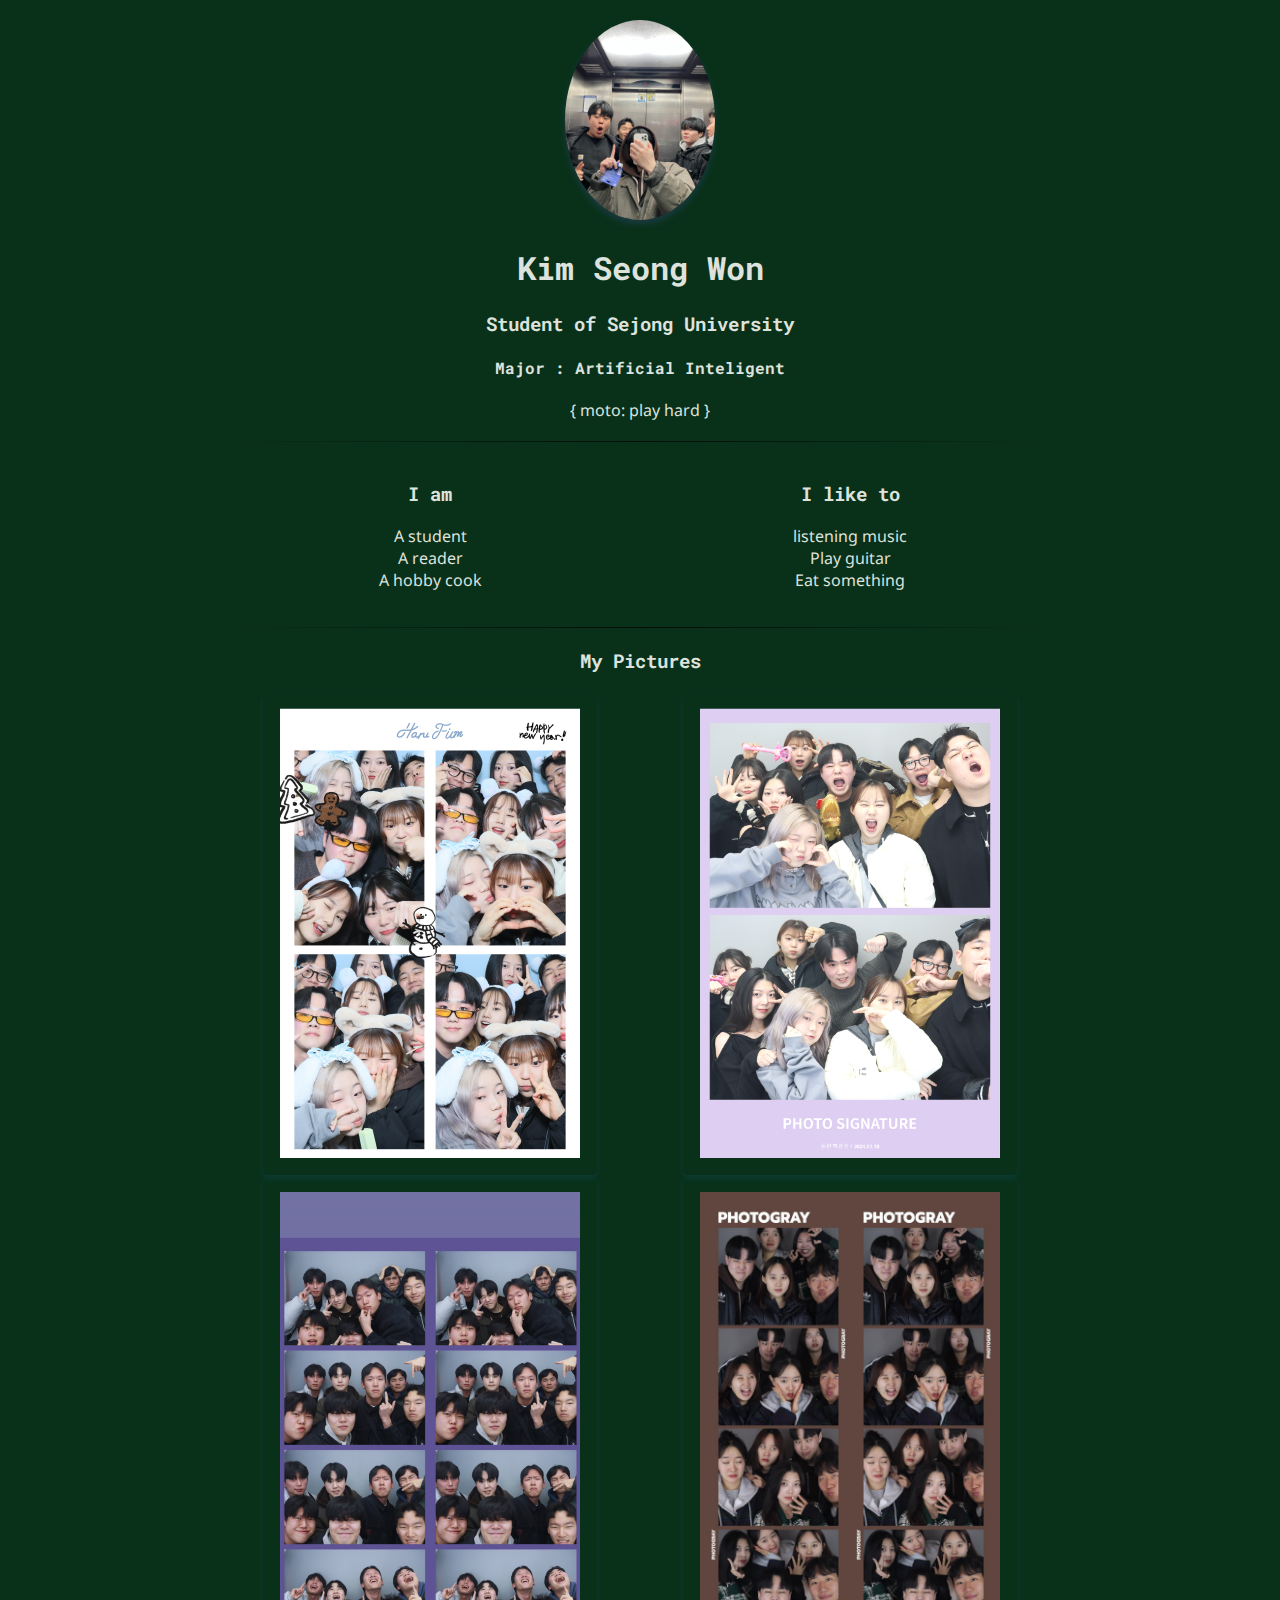
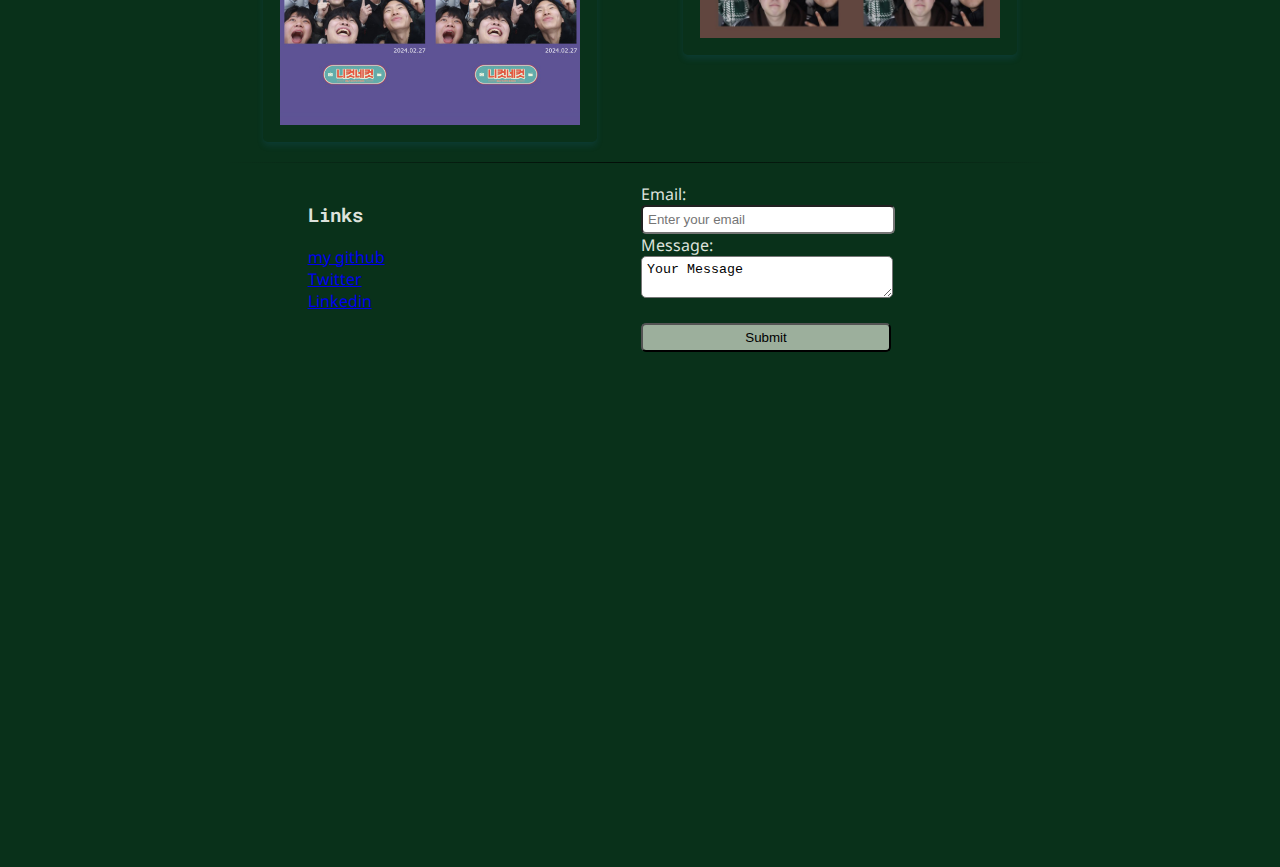
<file: index.html>
<!DOCTYPE html>
<html>
<head>
	<title>Welcome to my website!</title>
	<link type="text/css" rel="stylesheet" href="style.css">
	<link href="https://fonts.googleapis.com/css?family=Noto+Sans|Roboto+Mono&display=swap" rel="stylesheet">
    <meta name="viewport" content="width=device-width, initial-scale=1">
</head>
<body>
	<div class="container">
		<div class="intro">
			<!-- you can replace with your own profile picture -->
			<!-- or use random portrait image here: https://source.unsplash.com/100x100/?portrait -->
			<img class="profile-picture" src="images/profile.jpg" />
			<h1>Kim Seong Won</h1>
			<h3>Student of Sejong University</h3>
			<h4>Major : Artificial Inteligent</h4>
			<p>{ moto: play hard }</p>
		</div>

		<hr/>
		<div class="about-grid">
			<div class="i-am">
				<h3>I am</h3>
				<ul class="about-list">
					<li>A student</li>
					<li>A reader</li>
					<li>A hobby cook</li>
				</ul>
			</div>
			<div class="i-like">
				<h3>I like to</h3>
				<ul class="about-list">
					<li>listening music</li>
					<li>Play guitar</li>
					<li>Eat something</li>
				</ul>
			</div>
		</div>

		<hr/>
		<div class="projects-heading">
			<h3>My Pictures</h3>
			<div class="projects-grid">
				<!-- you can replace with your own projects images -->
				<!-- or use random image here: https://source.unsplash.com/random/300x300/?img=1 -->
				<img class="project-image" src="images/project1.jpg"/>
				<img class="project-image" src="images/project2.jpg"/>
				<img class="project-image" src="images/project3.jpg"/>
				<img class="project-image" src="images/project4.jpg"/>
			</div>
		</div>

		<hr/>
		<div class="links-and-contact">
			<div class="links">
				<h3>Links</h3>
				<ul class="links-list">
					<li>
						<a href="https://github.com/someoneeing">my github</a>
					</li>
					<li>
						<a href="https://twitter.com/">Twitter</a>
					</li>
					<li>
						<a href="https://linkedin.com">Linkedin</a>
					</li>
				</ul>
			</div>

			<div>
				<form action="#">
					<label for="email">
						Email: <input type="email" id="email" placeholder="Enter your email" /> 
					</label>
					<label for="message">
						Message: <textarea id="message">Your Message</textarea>
					</label>
					<input type="submit" class="submit-button-wrapper " valid="Send Message" />
				</form>
			</div>
		</div>
		<div class="map">
			<iframe src="https://www.google.com/maps/embed?pb=!1m18!1m12!1m3!1d3163.138268457878!2d127.07144581539984!3d37.551806032728976!2m3!1f0!2f0!3f0!3m2!1i1024!2i768!4f13.1!3m3!1m2!1s0x357ca4d0720eecc1%3A0x1a7ad975c6b5e4eb!2sSejong%20University!5e0!3m2!1sen!2skr!4v1678864186760!5m2!1sen!2skr" width="600" height="450" style="border:0;" allowfullscreen="" loading="lazy" referrerpolicy="no-referrer-when-downgrade"></iframe>
		</div>
	</div>
</body>
</html>
</file>
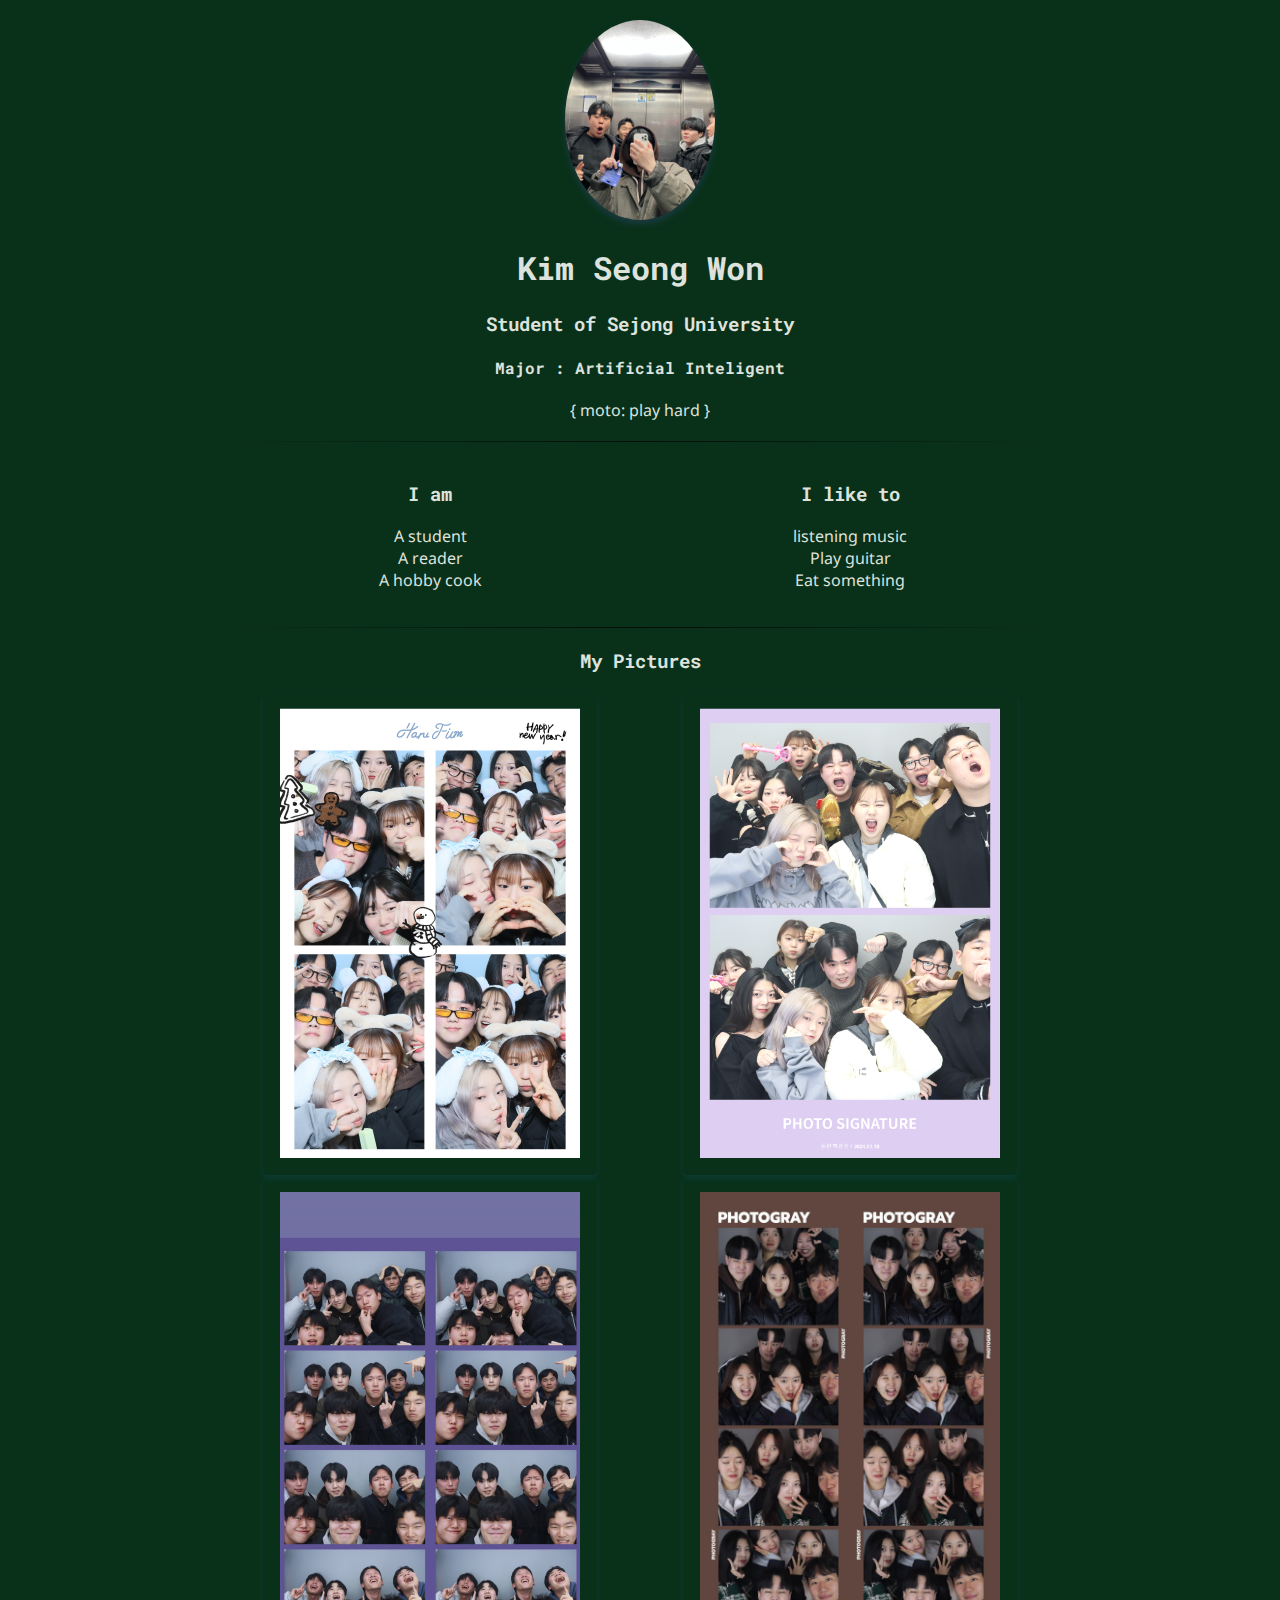
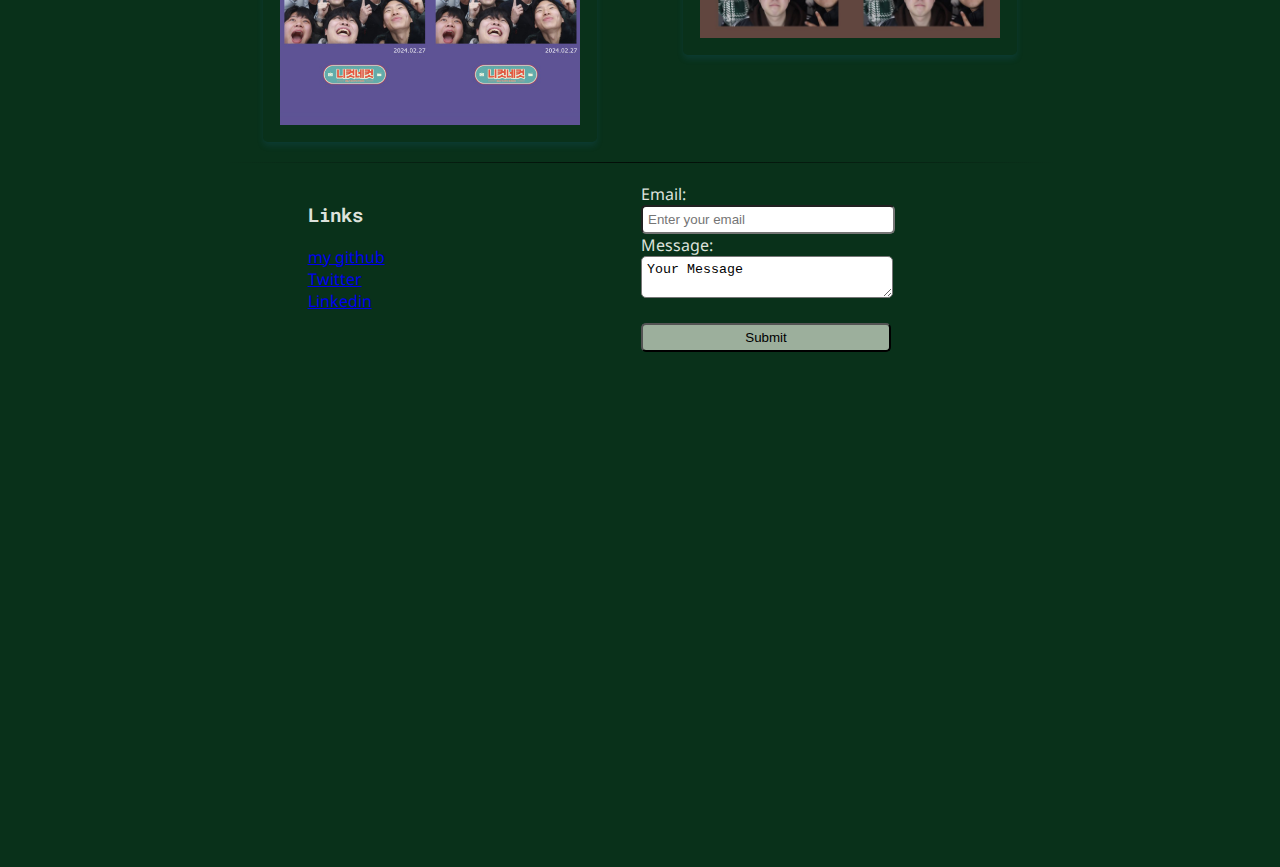
<file: week3assignment.html>
<!DOCTYPE html>
<html>
<head>
	<title>Welcome to my website!</title>
	<link type="text/css" rel="stylesheet" href="style.css">
	<link href="https://fonts.googleapis.com/css?family=Noto+Sans|Roboto+Mono&display=swap" rel="stylesheet">
    <meta name="viewport" content="width=device-width, initial-scale=1">
</head>
<body>
	<div class="container">
		<div class="intro">
			<!-- you can replace with your own profile picture -->
			<!-- or use random portrait image here: https://source.unsplash.com/100x100/?portrait -->
			<img class="profile-picture" src="images/profile.jpg" />
			<h1>Kim Seong Won</h1>
			<h3>Student of Sejong University</h3>
			<h4>Major : Artificial Inteligent</h4>
			<p>{ moto: play hard }</p>
		</div>

		<hr/>
		<div class="about-grid">
			<div class="i-am">
				<h3>I am</h3>
				<ul class="about-list">
					<li>A student</li>
					<li>A reader</li>
					<li>A hobby cook</li>
				</ul>
			</div>
			<div class="i-like">
				<h3>I like to</h3>
				<ul class="about-list">
					<li>listening music</li>
					<li>Play guitar</li>
					<li>Eat something</li>
				</ul>
			</div>
		</div>

		<hr/>
		<div class="projects-heading">
			<h3>My Pictures</h3>
			<div class="projects-grid">
				<!-- you can replace with your own projects images -->
				<!-- or use random image here: https://source.unsplash.com/random/300x300/?img=1 -->
				<img class="project-image" src="images/project1.jpg"/>
				<img class="project-image" src="images/project2.jpg"/>
				<img class="project-image" src="images/project3.jpg"/>
				<img class="project-image" src="images/project4.jpg"/>
			</div>
		</div>

		<hr/>
		<div class="links-and-contact">
			<div class="links">
				<h3>Links</h3>
				<ul class="links-list">
					<li>
						<a href="https://github.com/someoneeing">my github</a>
					</li>
					<li>
						<a href="https://twitter.com/">Twitter</a>
					</li>
					<li>
						<a href="https://linkedin.com">Linkedin</a>
					</li>
				</ul>
			</div>

			<div>
				<form action="#">
					<label for="email">
						Email: <input type="email" id="email" placeholder="Enter your email" /> 
					</label>
					<label for="message">
						Message: <textarea id="message">Your Message</textarea>
					</label>
					<input type="submit" class="submit-button-wrapper " valid="Send Message" />
				</form>
			</div>
		</div>
		<div class="map">
			<iframe src="https://www.google.com/maps/embed?pb=!1m18!1m12!1m3!1d3163.138268457878!2d127.07144581539984!3d37.551806032728976!2m3!1f0!2f0!3f0!3m2!1i1024!2i768!4f13.1!3m3!1m2!1s0x357ca4d0720eecc1%3A0x1a7ad975c6b5e4eb!2sSejong%20University!5e0!3m2!1sen!2skr!4v1678864186760!5m2!1sen!2skr" width="600" height="450" style="border:0;" allowfullscreen="" loading="lazy" referrerpolicy="no-referrer-when-downgrade"></iframe>
		</div>
	</div>
</body>
</html>
</file>
<file: style.css>
body {
	font-family: 'Noto Sans', sans-serif;
	background: #09311a;
	color: #dde2dc;
}

h1, h2, h3, h4 {
	font-family: 'Roboto Mono', monospace;
}

.container {
	max-width: 840px;
	margin: 0 auto;
}

.container > div {
	margin: 20px auto;
}

.intro {
    text-align: center;
}

.about-grid {
    display: grid;
    grid-template-columns: 50% 50%;
}

@media (max-width: 480px){
    .about-grid{
        grid-template-columns: 100%;
    }
}

.i-am, .i-like {
    text-align: center;
    text-decoration: none
}

.about-list {
    list-style: none;
    padding: 0;
}

.projects-heading {
    text-align: center; 
}

.projects-grid {
    display: grid;
    grid-template-columns: 50% 50%;
}
@media (max-width: 650px){
    .projects-grid{
        grid-template-columns: 100%;
    }
}

.project-image {
    justify-self: center;
    padding: 4%;
    width: 300px;
    border-radius: 5px;
    box-shadow: 0 4px 6px 0 rgba(29, 112, 175, 0.16);
    transition: all ease-in-out .2s;
}

.links-and-contact {
    display: grid;
    grid-template-columns: 30% 70%;
}
@media (max-width: 650px){
    .links-and-contact{
        grid-template-columns: 100%;
    }
}

.links {
    justify-self: center;
}

.links-list {
    list-style: none;
    padding: 0;
}

form input, textarea {
	padding: 5px;
	border-radius: 5px;
	width: 240px;
}

form {
	width: 250px;
	margin: 0 auto;
}

form input[type="submit"] {
	width: 250px;
}

.submit-button-wrapper {
	margin: 20px 0;
    background-color: rgb(156, 175, 156);
    color: black;
}

.map{
    text-align: center;
}

.profile-picture {
    width: 150px;
    border-radius: 50%;
    box-shadow: 0 4px 6px 0 rgba(34, 60, 80, .75);
    transition: all ease-in-out .2s;
}

.profile-picture:hover {
    box-shadow: 0 8px 12px 0 rgba(241, 122, 3, 0.75);
}

.project-image:hover {
    filter: brightness(.75);
    box-shadow: 0 8px 12px 0 rgba(34, 60, 80, .16);
    }
.project-image-wrapper {
    justify-self: center;
    padding: 4%;
    position: relative;
    }
.project-image-wrapper:hover > h4 {
    visibility: visible;
    }
.project-image-wrapper > h4 {
    position: absolute;
    top: 50%;
    left: 50%;
    transform: translate(-50%, -50%);
    color: white;
    visibility: hidden;
    z-index: 2;
    transition: all ease-in-out .2s;
    }
    
    hr {
        border: 0;
        height: 1px;
        background-image: linear-gradient(to right, rgba(0, 0, 0, 0), rgba(0, 0, 0, 0.75), rgba(0, 0, 0, 0));
    }
</file>
